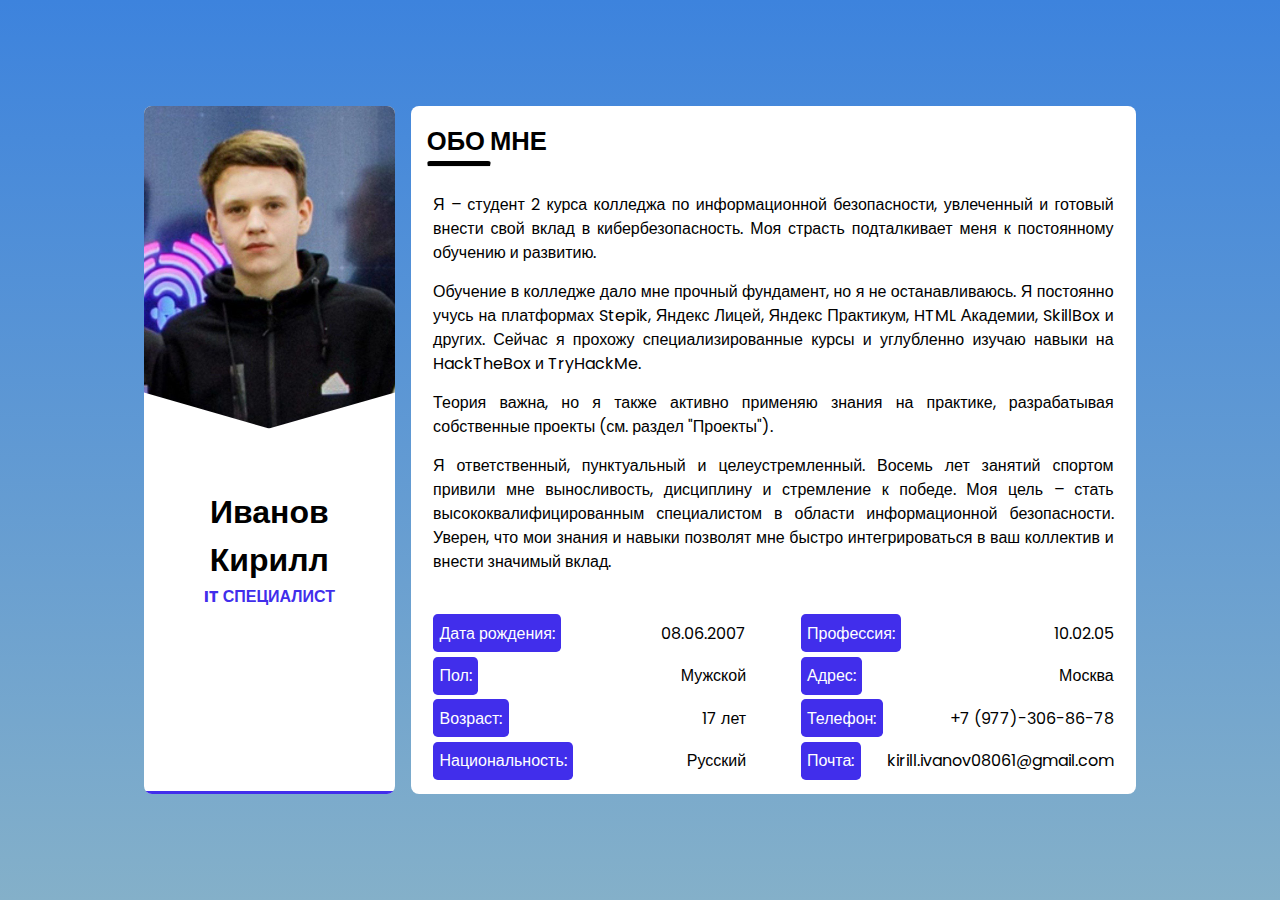
<file: index.html>
<!DOCTYPE html>
<html lang="en">

<head>
    <meta charset="UTF-8">
    <meta http-equiv="X-UA-Compatible" content="IE=edge">
    <meta name="viewport" content="width=device-width, initial-scale=1.0">
    <link rel="stylesheet" href="css/style.css">
    <link rel="shortcut icon" href="img/profile.jpg" type="image/x-icon">
    <link rel="stylesheet" href="https://cdnjs.cloudflare.com/ajax/libs/font-awesome/6.0.0-beta3/css/all.min.css"
        integrity="sha512-Fo3rlrZj/k7ujTnHg4CGR2D7kSs0v4LLanw2qksYuRlEzO+tcaEPQogQ0KaoGN26/zrn20ImR1DfuLWnOo7aBA=="
        crossorigin="anonymous" referrerpolicy="no-referrer" />
    <title>Иванов Кирилл</title>
</head>

<body>
    <ul class="website_container">

        <div id="global_menu_button_container">
            <p class="site_title">Иванов Кирилл</p>
            <i class="fa fa-bars" id="global_menu_button"></i>
        </div>

        <ul id="global_menu_items">
            <div>
                <i class="fa fa-close" id="global_menu_close_button"></i>
                <li><a href="/"><i class="fa fa-home"></i> Обо мне</a></li>
                <li><a href="resume.html"><i class="fas fa-file-alt"></i> Резюме</a></li>
                <li><a href="blogs.html"><i class="fas fa-pen-nib"></i> Сертификаты</a></li>
                <li><a href="services.html"><i class="fas fa-cog"></i> Проекты</a></li>
            </div>
        </ul>

        <div class="sidebar_container">
            <div class="image">
                <img src="img/profile.jpg" alt="John Roe">
                <div class="right_image_box"></div>
                <div class="left_image_box"></div>
            </div>

            <div class="sidebar_content">
                <h1>Иванов Кирилл</h1>
                <p>IT Специалист</p>
                <div class="social_media">
                    <a href="https://t.me/Civamj"><i class="fab fa-telegram"></i></a>
                    <a href="https://github.com/Kirdjan0806"><i class="fab fa-github"></i></a>
                    <a href="https://vk.com/id664365208"><i class="fab fa-vk"></i></a>
                </div>
            </div>

            <div class="sidebar_buttom_menu" id="sidebar_buttom_menu">
                <i class="fa fa-bars" id="sidebar_menu_icon"></i>
            </div>

            <ul class="sidebar_navigation" id="sidebar_navigation">
                <li><a href="" class="active">Обо мне</a></li>
                <li><a href="resume.html">Резюме</a></li>
                <li><a href="blogs.html">Сертификаты</a></li>
                <li><a href="services.html">Проекты</a></li>
            </ul>

        </div>
        <div class="content_container">
            <div class="about_page">
                <h2 class="title">Обо мне <span></span></h2>
                <hr class="line">
                <div class="about_content">
                    <p>Я – студент 2 курса колледжа по информационной безопасности, увлеченный и готовый внести свой вклад в
                        кибербезопасность. Моя страсть подталкивает меня к постоянному обучению и развитию.</p>

                    <p>Обучение в колледже дало мне прочный фундамент, но я не останавливаюсь.  Я постоянно учусь на
                        платформах Stepik, Яндекс Лицей, Яндекс Практикум, HTML Академии, SkillBox и других.  Сейчас я
                        прохожу специализированные курсы и углубленно изучаю навыки на HackTheBox и TryHackMe.</p>

                    <p>Теория важна, но я также активно применяю знания на практике, разрабатывая собственные проекты (см.
                        раздел "Проекты").</p>

                    <p>Я ответственный, пунктуальный и целеустремленный. Восемь лет занятий спортом привили мне выносливость,
                        дисциплину и стремление к победе. Моя цель – стать высококвалифицированным специалистом в области
                        информационной безопасности. Уверен, что мои знания и навыки позволят мне быстро интегрироваться в
                        ваш коллектив и внести значимый вклад.</p>
                </div>
                <div class="about_profile">
                    <ul class="left_profile">
                        <li><span class="profile_title">Дата рождения:</span><span>08.06.2007</span></li>
                        <li><span class="profile_title">Пол:</span><span>Мужской</span></li>
                        <li><span class="profile_title">Возраст:</span><span>17 лет</span></li>
                        <li><span class="profile_title">Национальность:</span><span>Русский</span></li>
                    </ul>

                    <ul class="right_profile">
                        <li><span class="profile_title">Профессия:</span><span>10.02.05</span></li>
                        <li><span class="profile_title">Адрес:</span><span>Москва</span></li>
                        <li><span class="profile_title">Телефон:</span><span>+7 (977)-306-86-78</span></li>
                        <li><span class="profile_title">Почта:</span><span>kirill.ivanov08061@gmail.com</span></li>
                    </ul>
                </div>

            </div>
        </div>

        <script src="js/script.js"></script>
    </ul>
</body>

</html>
</file>
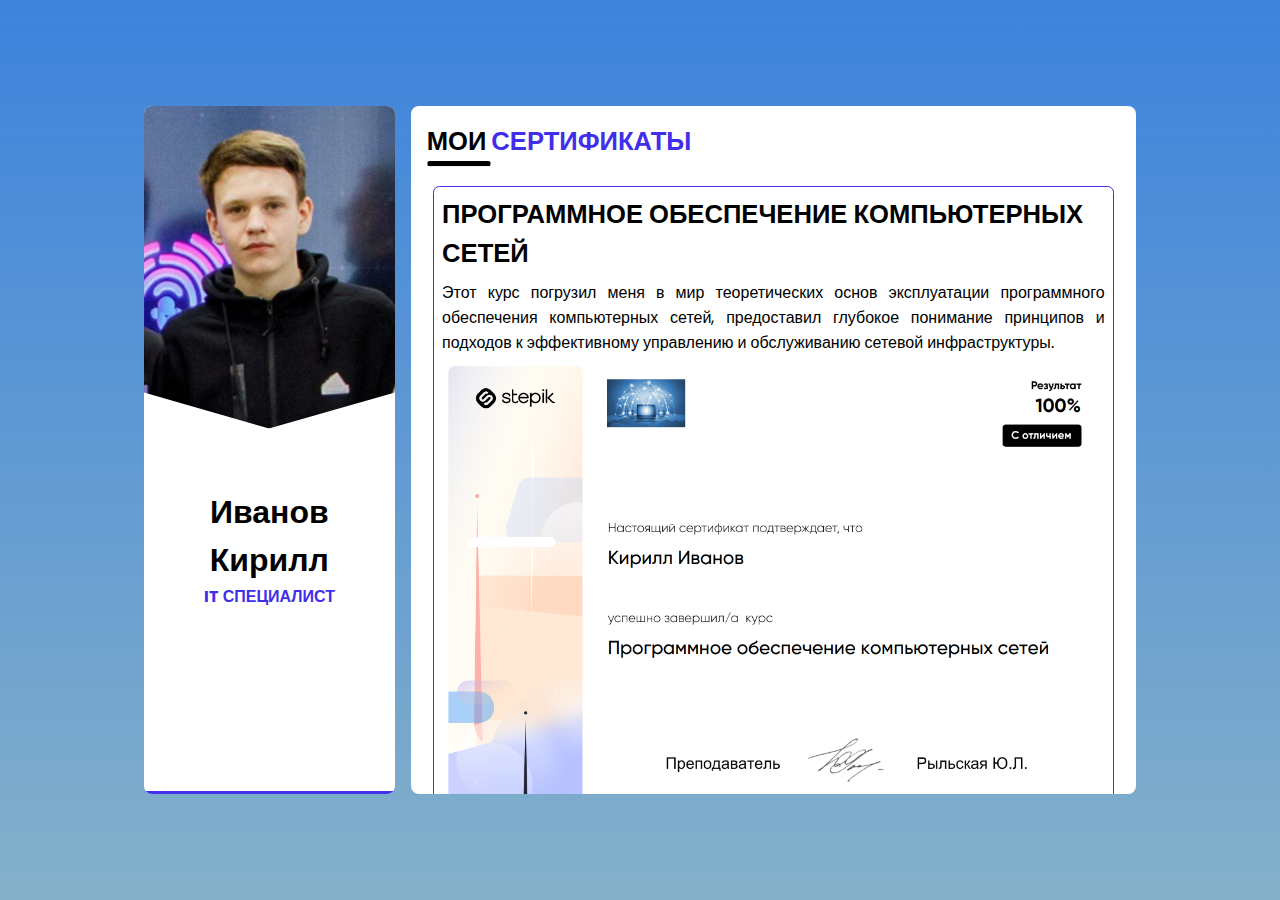
<file: blogs.html>
<!DOCTYPE html>
<html lang="en">

<head>
    <meta charset="UTF-8">
    <meta http-equiv="X-UA-Compatible" content="IE=edge">
    <meta name="viewport" content="width=device-width, initial-scale=1.0">

    <link rel="stylesheet" href="css/style.css">

    <link rel="shortcut icon" href="img/profile.jpg" type="image/x-icon">

    <link rel="stylesheet" href="https://cdnjs.cloudflare.com/ajax/libs/font-awesome/6.0.0-beta3/css/all.min.css"
        integrity="sha512-Fo3rlrZj/k7ujTnHg4CGR2D7kSs0v4LLanw2qksYuRlEzO+tcaEPQogQ0KaoGN26/zrn20ImR1DfuLWnOo7aBA=="
        crossorigin="anonymous" referrerpolicy="no-referrer" />

    <title>Иванов Кирилл</title>
</head>

<body>
    <div class="website_container">

        <div id="global_menu_button_container">
            <p class="site_title">Иванов Кирилл</p>
            <i class="fa fa-bars" id="global_menu_button"></i>
        </div>

        <ul id="global_menu_items">
            <div>
                <i class="fa fa-close" id="global_menu_close_button"></i>
                <li><a href="/"><i class="fa fa-home"></i> Обо мне </a></li>
                <li><a href="resume.html"><i class="fas fa-file-alt"></i> Резюме </a></li>
                <li><a href="blogs.html"><i class="fas fa-pen-nib"></i> Сертификаты </a></li>
                <li><a href="services.html"><i class="fas fa-cog"></i> Проекты </a></li>
            </div>
        </ul>


        <div class="sidebar_container">
            <div class="image">
                <img src="img/profile.jpg" alt="John Roe">
                <div class="right_image_box"></div>
                <div class="left_image_box"></div>
            </div>

            <div class="sidebar_content">
                <h1>Иванов Кирилл</h1>
                <p>IT Специалист</p>
                <div class="social_media">
                    <a href="https://t.me/Civamj"><i class="fab fa-telegram"></i></a>
                    <a href="https://github.com/Kirdjan0806"><i class="fab fa-github"></i></a>
                    <a href="https://vk.com/id664365208"><i class="fab fa-vk"></i></a>
                </div>
            </div>

            <div class="sidebar_buttom_menu" id="sidebar_buttom_menu">
                <i class="fa fa-bars" id="sidebar_menu_icon"></i>
            </div>

            <ul class="sidebar_navigation" id="sidebar_navigation">
                <li><a href="/"> Обо мне </a></li>
                <li><a href="resume.html"> Резюме </a></li>
                <li><a href="blogs.html" class="active"> Сертификаты </a></li>
                <li><a href="services.html"> Проекты </a></li>

            </ul>

        </div>
        <div class="content_container">
            <div class="blogs_page">
                <h2 class="title"> Мои <span> Сертификаты </span></h2>
                <hr class="line">
                <div class="blogs_container">
                    <div class="blog_box">
                        <h2 class="blog_title">Программное обеспечение компьютерных сетей</h2>
                        <p class="blog_text">Этот курс погрузил меня в мир теоретических основ эксплуатации программного 
                            обеспечения компьютерных сетей, предоставил глубокое понимание принципов и подходов к 
                            эффективному управлению и обслуживанию сетевой инфраструктуры.</p>
                        <img src="img/blog1.jpg" alt="Blog 1" class="blog_image">
                        <p class="blog_text">По окончании курса я получил сертификат, подтверждающий мои знания в области 
                            теоретических вопросов эксплуатации программного обеспечения компьютерных сетей. Я имею 
                            глубокое понимание принципов работы сетевого ПО и смогу применять эти знания для решения практических задач.</p>
                    </div>

                    <div class="blog_box">
                        <h2 class="blog_title">«Профессия — Белый Хакер»</h2>
                        <p class="blog_text">Курс “Профессия — Белый Хакер” стал для меня настоящим погружением в мир кибербезопасности. 
                        Он предоставил мне комплексные знания о принципах работы сетевых систем, методах тестирования на проникновение и 
                        защите от кибератак. Обучение охватило широкий спектр тем. Благодаря практическим заданиям и работе с реальными сценариями 
                        я смог закрепить полученные знания и развить навыки практического применения полученных знаний.</p>
                        <img src="img/blog2.jpg" alt="Blog 2" class="blog_image">
                        <p class="blog_text">Получение сертификата “Профессия — Белый Хакер” стало для меня подтверждением моих компетенций и открыло 
                        новые возможности в сфере кибербезопасности. Я готов использовать свои знания и навыки для обеспечения информационной безопасности 
                        организаций и частных лиц.</p>
                    </div>

                    <div class="blog_box">
                        <h2 class="blog_title">Ansible для начинающих + практический опыт</h2>
                        <p class="blog_text">Курс “Ansible для начинающих + практический опыт” стал для меня отличной отправной точкой в мир автоматизации 
                        IT-инфраструктуры. Он помог мне освоить основы Ansible и получить практические навыки работы с этим инструментом. Обучение началось с основ: 
                        я узнал, что такое Ansible, как он работает и для чего его используют. Я освоил синтаксис языка YAML, научился создавать playbook’и для автоматизации 
                        различных задач, таких как установка ПО, настройка сервисов и управление конфигурациями.</p>
                        <img src="img/blog3.jpg" alt="Blog 3" class="blog_image">
                        <p class="blog_text">Благодаря этому курсу я смог получить ценный опыт работы с Ansible и значительно повысить свою эффективность в управлении 
                        IT-инфраструктурой. Я стал увереннее в своих силах и готов использовать Ansible для решения сложных задач автоматизации.</p>
                    </div>
                    
                </div>
            </div>
        </div>
    </div>


    <script src="js/script.js"></script>
</body>

</html>
</file>
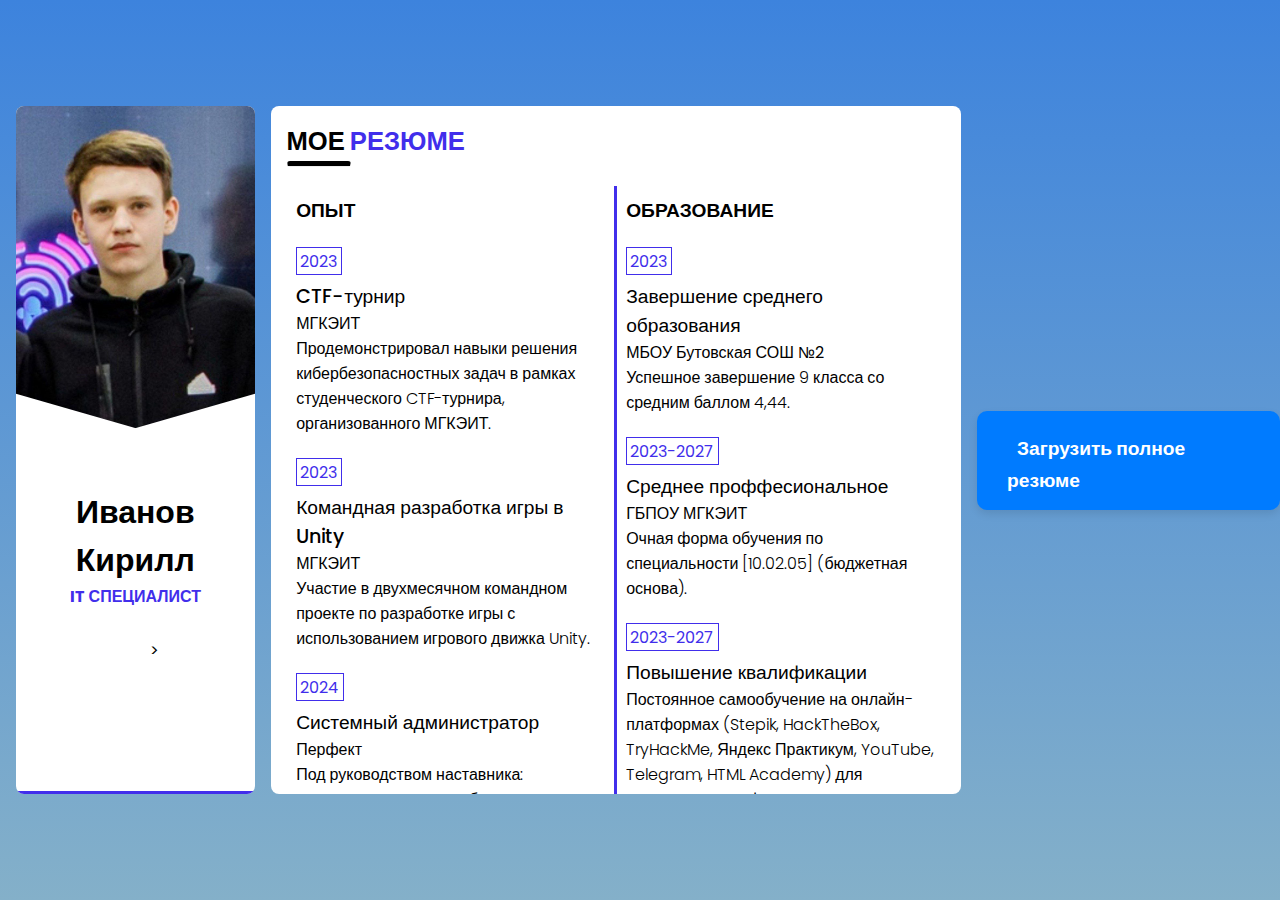
<file: resume.html>
<!DOCTYPE html>
<html lang="en">

<head>
    <meta charset="UTF-8">
    <meta http-equiv="X-UA-Compatible" content="IE=edge">
    <meta name="viewport" content="width=device-width, initial-scale=1.0">

    <link rel="stylesheet" href="css/style.css">

    <link rel="shortcut icon" href="img/profile.jpg" type="image/x-icon">

    <link rel="stylesheet" href="https://cdnjs.cloudflare.com/ajax/libs/font-awesome/6.0.0-beta3/css/all.min.css"
        integrity="sha512-Fo3rlrZj/k7ujTnHg4CGR2D7kSs0v4LLanw2qksYuRlEzO+tcaEPQogQ0KaoGN26/zrn20ImR1DfuLWnOo7aBA=="
        crossorigin="anonymous" referrerpolicy="no-referrer" />

    
    <title>Иванов Кирилл</title>
</head>

<body>
    <div class="website_container">

        <div id="global_menu_button_container">
            <p class="site_title">Иванов Кирилл</p>
            <i class="fa fa-bars" id="global_menu_button"></i>
        </div>


        <ul id="global_menu_items">
            <div>
                <i class="fa fa-close" id="global_menu_close_button"></i>
                <li><a href="/"><i class="fa fa-home"></i> Обо мне </a></li>
                <li><a href="resume.html"><i class="fas fa-file-alt"></i> Резюме </a></li>
                <li><a href="blogs.html"><i class="fas fa-pen-nib"></i> Сертификаты </a></li>
                <li><a href="services.html"><i class="fas fa-cog"></i> Проекты </a></li>
            </div>
        </ul>


        <div class="sidebar_container">

            <div class="image">
                <img src="img/profile.jpg" alt="John Roe">
                <div class="right_image_box"></div>
                <div class="left_image_box"></div>
            </div>

            <div class="sidebar_content">

                <h1>Иванов Кирилл</h1>
                <p>IT Специалист</p>

                <div class="social_media">
                    <a href="https://t.me/Civamj"><i class="fab fa-telegram"></i></a>
                    <a href="https://github.com/Kirdjan0806"><i class="fab fa-github"></i></a>
                    <a href="https://vk.com/id664365208"><i class="fab fa-vk"></i></a>>
                </div>
            </div>

            <div class="sidebar_buttom_menu" id="sidebar_buttom_menu">
                <i class="fa fa-bars" id="sidebar_menu_icon"></i>
            </div>

            <ul class="sidebar_navigation" id="sidebar_navigation">
                <li><a href="/"> Обо мне </a></li>
                <li><a href="resume.html" class="active"> Резюме </a></li>
                <li><a href="blogs.html"> Сертификаты </a></li>
                <li><a href="services.html"> Проекты </a></li>

            </ul>

        </div>

        <div class="content_container">
            <div class="resume_page">
                <h2 class="title">Мое <span>Резюме</span></h2>
                <hr class="line">
                <div class="resume_container">
                    <div class="left_resume">
                        <h2 class="resume_title"><i class="fa fa-suitcase"></i> Опыт</h2>
                        <div class="resume_box">
                            <span class="resume_date">2023</span>
                            <p class="resume_box_title">CTF-турнир</p>
                            <p class="resume_conpany">МГКЭИТ</p>
                            <p class="resume_text">Продемонстрировал навыки решения кибербезопасностных задач в рамках студенческого CTF-турнира, организованного МГКЭИТ.</p>
                          </div>
                          <div class="resume_box">
                            <span class="resume_date">2023</span>
                            <p class="resume_box_title">Командная разработка игры в Unity</p>
                            <p class="resume_conpany">МГКЭИТ</p>
                            <p class="resume_text">Участие в двухмесячном командном проекте по разработке игры с использованием игрового движка Unity.</p>
                          </div>
                          <div class="resume_box">
                            <span class="resume_date">2024</span>
                            <p class="resume_box_title">Системный администратор</p>
                            <p class="resume_conpany">Перфект</p>
                            <p class="resume_text">Под руководством наставника:  прокладка интернет-кабеля и установка розеток RJ45; настройка и обслуживание рабочих станций (установка Windows, офисного ПО и драйверов для печати архитектурных проектов).  Развитие навыков командной работы и понимание внутренней структуры компании.</p>
                          </div>
                    </div>
        
                    <div class="right_resume">
                        <h2 class="resume_title"><i class="fas fa-book-open"></i> Образование</h2>
                        <div class="resume_box">
                            <span class="resume_date">2023</span>
                            <p class="resume_box_title">Завершение среднего образования</p>
                            <p class="resume_conpany">МБОУ Бутовская СОШ №2</p>
                            <p class="resume_text">Успешное завершение 9 класса со средним баллом 4,44.</p>
                          </div>
                          <div class="resume_box">
                            <span class="resume_date">2023-2027</span>
                            <p class="resume_box_title">Среднее проффесиональное</p>
                            <p class="resume_conpany">ГБПОУ МГКЭИТ</p>
                            <p class="resume_text">Очная форма обучения по специальности [10.02.05] (бюджетная основа).</p>
                          </div>
                          <div class="resume_box">
                            <span class="resume_date">2023-2027</span>
                            <p class="resume_box_title">Повышение квалификации</p>
                            <p class="resume_text">Постоянное самообучение на онлайн-платформах (Stepik, HackTheBox, TryHackMe, Яндекс Практикум, YouTube, 
                                Telegram, HTML Academy) для расширения профессиональных навыков.</p>
                          </div>
                    </div>
                </div>

        
                <h2 class="title">Мои <span> Навыки</span></h2>
                <hr class="line">
                <div class="resume_container">
                    <div class="left_resume">
                        <h2 class="resume_title"><i class="fas fa-pencil-ruler"></i> Информационная Безопасность</h2>
                        
                        <div class="skill_box">
                            <h2 class="skill_title">Белый Хакинг</h2>
                            <div class="skill_line_container">
                                <div class="skill_line" style="width: 20%;"></div>
                            </div>
                        </div>

                        <div class="skill_box">
                            <h2 class="skill_title">Основы ИБ</h2>
                            <div class="skill_line_container">
                                <div class="skill_line" style="width: 50%;"></div>
                            </div>
                        </div>
                        
                        <h2 class="resume_title"><i class="fas fa-pencil-ruler"></i> Прочяя IT инфраструктура</h2>

                        <div class="skill_box">
                            <h2 class="skill_title">Информационные технологии</h2>
                            <div class="skill_line_container">
                                <div class="skill_line" style="width: 60%;"></div>
                            </div>
                        </div>

                        <div class="skill_box">
                            <h2 class="skill_title">Работа с БД</h2>
                            <div class="skill_line_container">
                                <div class="skill_line" style="width: 60%;"></div>
                            </div>
                        </div>

                        <div class="skill_box">
                            <h2 class="skill_title">Обучение и развитие</h2>
                            <div class="skill_line_container">
                                <div class="skill_line" style="width: 100%;"></div>
                            </div>
                        </div>

                        <div class="skill_box">
                            <h2 class="skill_title">Обслуживание ПК</h2>
                            <div class="skill_line_container">
                                <div class="skill_line" style="width: 60%;"></div>
                            </div>
                        </div>

                        <div class="skill_box">
                            <h2 class="skill_title">Администрирование</h2>
                            <div class="skill_line_container">
                                <div class="skill_line" style="width: 50%;"></div>
                            </div>
                        </div>

                        <div class="skill_box">
                            <h2 class="skill_title">Сети</h2>
                            <div class="skill_line_container">
                                <div class="skill_line" style="width: 40%;"></div>
                            </div>
                        </div>
                        
                        <div class="skill_box">
                            <h2 class="skill_title">Кибербезопасность</h2>
                            <div class="skill_line_container">
                                <div class="skill_line" style="width: 30%;"></div>
                            </div>
                        </div>

                    </div>
                    <div class="right_resume">
                        <h2 class="resume_title"><i class="fas fa-code"></i> Программирование</h2>
                        <div class="skill_box">
                            <h2 class="skill_title">C#</h2>
                            <div class="skill_line_container">
                                <div class="skill_line" style="width: 30%;"></div>
                            </div>
                        </div>

                        <div class="skill_box">
                            <h2 class="skill_title">Python</h2>
                            <div class="skill_line_container">
                                <div class="skill_line" style="width: 30%;"></div>
                            </div>
                        </div>

                        <div class="skill_box">
                            <h2 class="skill_title">JavaScript</h2>
                            <div class="skill_line_container">
                                <div class="skill_line" style="width: 20%;"></div>
                            </div>
                        </div>

                        <div class="skill_box">
                            <h2 class="skill_title">HTML/CSS</h2>
                            <div class="skill_line_container">
                                <div class="skill_line" style="width: 70%;"></div>
                            </div>

                            <div class="skill_box">
                                <h2 class="skill_title">SQL</h2>
                                <div class="skill_line_container">
                                    <div class="skill_line" style="width: 30%;"></div>
                                </div>
                            </div>

                        </div>
                        <h2 class="resume_title"><i class="fas fa-pencil-ruler"></i> ПО</h2>
                        <div class="skill_box">
                            <h2 class="skill_title"> Unity</h2>
                            <div class="skill_line_container">
                                <div class="skill_line" style="width: 40%;"></div>
                            </div>
                        </div>

                        <div class="skill_box">
                            <h2 class="skill_title">VsCode</h2>
                            <div class="skill_line_container">
                                <div class="skill_line" style="width: 80%;"></div>
                            </div>
                        </div>

                        <div class="skill_box">
                            <h2 class="skill_title">Visual Studio</h2>
                            <div class="skill_line_container">
                                <div class="skill_line" style="width: 30%;"></div>
                            </div>
                        </div>

                        <div class="skill_box">
                            <h2 class="skill_title">VirtualBox</h2>
                            <div class="skill_line_container">
                                <div class="skill_line" style="width: 90%;"></div>
                            </div>
                        </div>

                    </div>
                </div>
            </div>
        </div>
    </div>

    
    <a href="https://hh.ru/resume_converter/Иванов%20Кирилл.pdf?hash=b6b27de3ff0ddb94770039ed1f33704633384b&type=pdf&hhtmFrom=resume_list" class="download_button">
        <i class="fa fa-download"></i> Загрузить полное резюме 
    </a>
</div>
</div>
</div>
</div>

    <script src="js/script.js"></script>
</body>

</html>
</file>
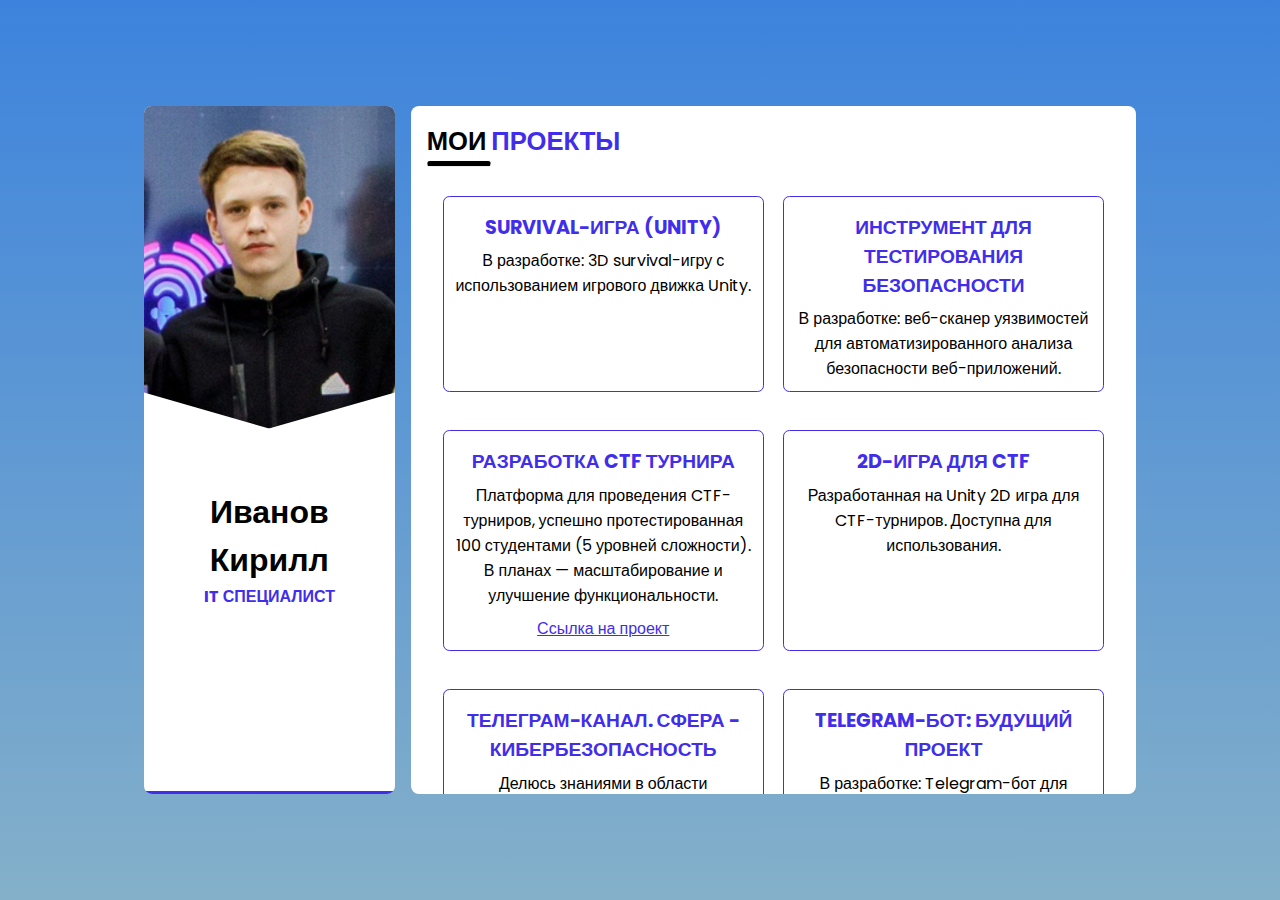
<file: services.html>
<!DOCTYPE html>
<html lang="en">

<head>
    <meta charset="UTF-8">
    <meta http-equiv="X-UA-Compatible" content="IE=edge">
    <meta name="viewport" content="width=device-width, initial-scale=1.0">

    <link rel="stylesheet" href="css/style.css">

    <link rel="shortcut icon" href="img/profile.jpg" type="image/x-icon">

    <link rel="stylesheet" href="https://cdnjs.cloudflare.com/ajax/libs/font-awesome/6.0.0-beta3/css/all.min.css"
        integrity="sha512-Fo3rlrZj/k7ujTnHg4CGR2D7kSs0v4LLanw2qksYuRlEzO+tcaEPQogQ0KaoGN26/zrn20ImR1DfuLWnOo7aBA=="
        crossorigin="anonymous" referrerpolicy="no-referrer" />

    <title>Иванов Кирилл</title>
</head>

<body>
    <div class="website_container">

        <div id="global_menu_button_container">
            <p class="site_title">Иванов Кирилл</p>
            <i class="fa fa-bars" id="global_menu_button"></i>
        </div>

        <ul id="global_menu_items">
            <div>
                <i class="fa fa-close" id="global_menu_close_button"></i>
                <li><a href="/"><i class="fa fa-home"></i> Обо мне </a></li>
                <li><a href="resume.html"><i class="fas fa-file-alt"></i> Резюме </a></li>
                <li><a href="blogs.html"><i class="fas fa-pen-nib"></i> Сертификаты </a></li>
                <li><a href="services.html"><i class="fas fa-cog"></i> Проекты </a></li>
            </div>
        </ul>

        <div class="sidebar_container">
            <div class="image">
                <img src="img/profile.jpg" alt="John Roe">
                <div class="right_image_box"></div>
                <div class="left_image_box"></div>
            </div>
            <div class="sidebar_content">
                <h1>Иванов Кирилл</h1>
                <p> IT Специалист </p>
                <div class="social_media">
                    <a href="https://t.me/Civamj"><i class="fab fa-telegram"></i></a>
                    <a href="https://github.com/Kirdjan0806"><i class="fab fa-github"></i></a>
                    <a href="https://vk.com/id664365208"><i class="fab fa-vk"></i></a>
                </div>
            </div>

            <div class="sidebar_buttom_menu" id="sidebar_buttom_menu">
                <i class="fa fa-bars" id="sidebar_menu_icon"></i>
            </div>

            <ul class="sidebar_navigation" id="sidebar_navigation">
                <li><a href="/"> Обо мне </a></li>
                <li><a href="resume.html"> Резюме </a></li>
                <li><a href="blogs.html"> Сертификаты </a></li>
                <li><a href="services.html" class="active"> Проекты </a></li>

            </ul>

        </div>
        <div class="content_container">
            <div class="services_page">
                <h2 class="title"> Мои <span> Проекты </span></h2>
                <hr class="line">
                <div class="services_container">
                    <div class="services_box">
                        <i class="fas fa-tablet-alt"></i>
                        <h3 class="services_title">Survival-игра (Unity)</h3>
                        <p class="services_text">В разработке: 3D survival-игру с использованием игрового движка Unity.</p>
                    </div>
                    <div class="services_box">
                        <i class="fas fa-globe"></i>
                        <h3 class="services_title">Инструмент для тестирования безопасности</h3>
                        <p class="services_text">В разработке: веб-сканер уязвимостей для автоматизированного анализа безопасности веб-приложений. </p>
                    </div>
                </div>

                <div class="services_container">
                    <div class="services_box">
                        <i class="fas fa-pencil-ruler"></i>
                        <h3 class="services_title">Разработка CTF турнира</h3>
                        <p class="services_text">Платформа для проведения CTF-турниров, успешно протестированная 100 студентами (5 уровней сложности).  
                            В планах — масштабирование и улучшение функциональности. <a href="https://kirdjan0806.github.io/MGKIT_CTF/" target="_blank">Ссылка на проект</a>
                        </p>
                    </div>
                    <div class="services_box">
                        <i class="fas fa-drafting-compass"></i>
                        <h3 class="services_title">2D-игра для CTF</h3>
                        <p class="services_text">Разработанная на Unity 2D игра для CTF-турниров.  Доступна для использования.</p>
                    </div>
                </div>

                <div class="services_container">
                    <div class="services_box">
                        <i class="fab fa-figma"></i>
                        <h3 class="services_title">Телеграм-канал. Сфера - кибербезопасность</h3>
                        <p class="services_text">
                            Делюсь знаниями в области кибербезопасности и помогаю новичкам. А так же развиваю проекты и много другое!
                            <a href="https://t.me/InfoFluxIFX" target="_blank">Подписаться</a>
                        </p>
                    </div>
                    <div class="services_box">
                        <i class="fas fa-search-location"></i>
                        <h3 class="services_title">Telegram-бот: Будущий проект</h3>
                        <p class="services_text">В разработке: Telegram-бот для расширения функциональности моего канала и CTF-платформы.</p>
                    </div>
                </div>

            </div>
        </div>
    </div>


    <script src="js/script.js"></script>
</body>

</html>
</file>
<file: css/style.css>
@import url("https://fonts.googleapis.com/css2?family=Poppins:ital,wght@0,100;0,200;0,300;0,400;0,500;0,600;0,700;0,800;0,900;1,100;1,200;1,300;1,400;1,500;1,600;1,700;1,800;1,900&display=swap");

* {
    padding: 0;
    margin: 0;
    box-sizing: border-box;
    scroll-behavior: smooth;
    font-family: "Poppins", sans-serif;
}

:root {
    --brand-color: #412eeb;
    --linear-back: Linear-gradient(180deg,
            rgb(61, 131, 221) 0%,
            rgb(132, 176, 201) 100%);
}

a {
    text-decoration: none;
    color: black;
}

li {
    list-style: none;
}

body {
    height: 100vh;
    width: 100vw;
    background: var(--linear-back);
    display: flex;
    align-items: center;
    justify-content: center;
}

.website_container {
    width: 80%;
    height: 80%;
    display: flex;
    padding: 1rem;
    position: relative;
}

.website_container .sidebar_container {
    width: 35%;
    height: 100%;
    background-color: white;
    margin-right: 1rem;
    border-radius: 0.5rem;
    overflow: hidden;
    position: relative;
}

.sidebar_container .image {
    height: 50%;
    width: 100%;
    position: relative;
}

.sidebar_container .image img {
    width: 100%;
    height: 100%;
    object-fit: cover;
    object-position: top;
}

.sidebar_container .image .right_image_box {
    width: 70%;
    height: 100px;
    background-color: white;
    position: absolute;
    bottom: -3.5rem;
    left: -3rem;
    transform: rotate(16deg);
}

.sidebar_container .image .left_image_box {
    width: 70%;
    height: 100px;
    background-color: white;
    position: absolute;
    bottom: -3.5rem;
    right: -3rem;
    transform: rotate(-16deg);
}

.sidebar_container .sidebar_content {
    position: absolute;
    width: 100%;
    margin-top: 2rem;
    text-align: center;
    padding: 0.4rem;
}

.sidebar_container .sidebar_content h1 {
    color: black;
    font-size: 2rem;
    font-weight: 600;
}

.sidebar_container .sidebar_content p {
    color: var(--brand-color);
    font-size: 1rem;
    text-transform: uppercase;
    font-weight: 700;
}

.sidebar_container .sidebar_content .social_media {
    margin-top: 1rem;
}

.sidebar_container .sidebar_content .social_media a {
    font-size: 1.8rem;
    margin: 0.4rem;
    color: black;
}

.sidebar_container .sidebar_content .social_media a:hover {
    color: var(--brand-color);
    transition: 0.3s;
}

.sidebar_container .sidebar_buttom_menu {
    position: absolute;
    border-top: 0.2rem solid var(--brand-color);
    width: 100%;
    font-size: 1.6rem;
    left: 0;
    bottom: 0;
    text-align: center;
    cursor: pointer;
    z-index: 3;
}

.sidebar_container .sidebar_buttom_menu:hover {
    color: var(--brand-color);
    transition: 0.3s;
}

.sidebar_container .sidebar_navigation {
    position: absolute;
    top: 0;
    left: -100%;
    width: 100%;
    height: 100%;
    background-color: white;
    display: flex;
    flex-direction: column;
    align-items: center;
    justify-content: center;
    font-size: 2rem;
    z-index: 2;
    transition: left 0.3s;
}

.sidebar_container .sidebar_navigation li {
    margin: 0.3rem 0;
}

.sidebar_container .sidebar_navigation li a:hover,
.sidebar_container .sidebar_navigation .active {
    color: var(--brand-color);
    transition: 0.3s;
    font-weight: bold;
}

.website_container .content_container {
    width: 100%;
    height: 100%;
    background-color: white;
    border-radius: 0.5rem;
    padding: 1rem;
    overflow-y: scroll;
}

.content_container::-webkit-scrollbar {
    width: 0.2rem;
}

.content_container::-webkit-scrollbar-thumb {
    width: 0.2rem;
    background-color: gray;
    border-radius: 0.2rem;
}


.title {
    font-size: 1.6rem;
    text-transform: uppercase;
}

.title span {
    color: var(--brand-color);
}

.line {
    width: 4rem;
    border-top: 0.35rem solid black;
    border-radius: 0.5rem;
}

.about_page .about_content {
    margin-top: 1.2rem;
    padding: 0.4rem;
    margin-bottom: 0.5rem;
}

.about_page .about_content p {
    font-size: 1rem;
    text-align: justify;
}

.about_profile {
    display: flex;
    justify-content: space-between;
    padding: 0.4rem;
}

.about_profile .left_profile {
    width: 46%;
}

.about_profile .left_profile li {
    display: flex;
    justify-content: space-between;
    align-items: center;
    margin: 0.3rem 0;
    font-size: 1rem;
}

.about_profile .right_profile {
    width: 46%;
}

.about_profile .right_profile li {
    display: flex;
    justify-content: space-between;
    margin: 0.3rem 0;
    align-items: center;
    font-size: 1rem;
}

li .profile_title {
    padding: 0.4rem;
    background-color: var(--brand-color);
    color: white;
    border-radius: 0.3rem;
}

.resume_page .resume_container {
    margin: 1.2rem 0;
    display: flex;
}

.left_resume {
    width: 100%;
    padding: 0.6rem;
    border-right: 0.2rem solid var(--brand-color);
}

.right_resume {
    width: 100%;
    padding: 0.6rem;
}

.resume_title {
    font-size: 1.2rem;
    text-transform: uppercase;
    font-weight: 700;
    margin-bottom: 1rem;
}

.resume_title i {
    color: var(--brand-color);
}

.resume_box {
    margin: 1.5rem 0;
}

.resume_box .resume_date {
    font-size: 1rem;
    border: 0.1rem solid var(--brand-color);
    padding: 0.1rem 0.2rem;
    color: var(--brand-color);
}

.resume_box .resume_box_title {
    margin-top: 0.5rem;
    font-size: 1.2rem;
    font-weight: 500;
}

.resume_box .resume_company {
    font-size: 1rem;
}

.resume_box .resume_text {
    font-size: 1rem;
    font-weight: 300;
}


.skill_box .skill_title {
    font-size: 1.2rem;
    font-weight: 500;
}

.skill_box {
    margin: 1rem 0;
}

.skill_box .skill_line_container {
    height: 0.8rem;
    width: 100%;
    background-color: lightgray;
    border-radius: 0.4rem;
    overflow: hidden;
}

.skill_box .skill_line {
    background-color: var(--brand-color);
    height: 0.8rem;
}

.blogs_page .blogs_container {
    margin: 0.4rem;
}

.blog_box {
    margin-top: 1.2rem;
    border: 0.1rem solid var(--brand-color);
    padding: 0.5rem;
    border-radius: 0.4rem;
}

.blog_box .blog_title {
    font-size: 1.6rem;
    text-transform: uppercase;
    font-weight: 600;
}

.blog_box .blog_text {
    margin: 0.4rem 0;
    font-size: 1rem;
    font-weight: 400;
    text-align: justify;
}

.blog_box .blog_image {
    width: 100%;
    height: auto;
}


.services_page .services_container {
    margin: 1.2rem 0.4rem 0.4rem 0.4rem;
    display: flex;
}

.services_page .services_container .services_box {
    width: 50%;
    margin: 0.6rem;
    border: 0.1rem solid var(--brand-color);
    border-radius: 0.4rem;
    padding: 0.6rem;
    text-align: center;
    cursor: pointer;
}

.services_page .services_container .services_box:hover {
    background-color: var(--brand-color);
    transition: 0.3s;
}

.services_page .services_container .services_box:hover i,
.services_page .services_container .services_box:hover .services_title {
    color: white;
    transition: 0.3s;
}

.services_box i {
    color: var(--brand-color);
    font-size: 1.5rem;
    margin: 0.3rem 0;
}

.services_box .services_title {
    font-size: 1.2rem;
    text-transform: uppercase;
    color: var(--brand-color);
    margin: 0.4rem 0;
}

.services_box .services_text {
    font-size: 1rem;
    font-weight: 400;
}

.contact_page .contact_container {
    margin: 1.2rem 0.4rem;
}

.contact_container form .form_name_row {
    display: flex;
    justify-content: space-between;
}

.contact_container form .form_name_row .left_form_row {
    width: 47%;
}

.contact_container form .form_name_row .right_form_row {
    width: 47%;
}

.contact_container form label {
    display: block;
    font-size: 1rem;
    margin-top: 0.8rem;
    margin-left: 0.2rem;
}

.contact_container form input {
    width: 100%;
    font-size: 1rem;
    padding: 0.3rem;
    border: none;
    outline: none;
    background-color: lightgray;
    border-radius: 0.4rem;
}

.contact_container form input:focus {
    border: 0.2rem solid var(--brand-color);
    transition: 0.3s;
}

.contact_container form textarea {
    width: 100%;
    font-size: 1rem;
    padding: 0.3rem;
    border: none;
    outline: none;
    background-color: lightgray;
    border-radius: 0.4rem;
    height: 6rem;
    resize: none;
}

.contact_container form #send_button {
    background-color: var(--brand-color);
    margin-top: 0.6rem;
    color: white;
    font-weight: bold;
    cursor: pointer;
}

.contact_container form #send_button:hover {
    opacity: 0.8;
    transition: 0.3s;
}

#global_menu_button_container {
    position: absolute;
    left: -3rem;
    display: none;
    margin-top: 0.1rem;
}

#global_menu_button_container #global_menu_button {
    background-color: white;
    font-size: 2rem;
    padding: 0.8rem;
    border-radius: 0.4rem;
    cursor: pointer;
}

#global_menu_button_container #global_menu_button:hover {
    color: var(--brand-color);
    transition: 0.3s;
}

#global_menu_button_container p {
    color: var(--brand-color);
    font-size: 1.4rem;
    font-weight: bold;
    display: none;
}

#global_menu_items {
    position: fixed;
    left: -120%;
    top: 0;
    background-color: white;
    width: 40%;
    height: 100vh;
    z-index: 10;
    display: flex;
    justify-content: center;
    transition: left 0.3s;
}

#global_menu_items div {
    width: 80%;
    margin-top: 4rem;
}

#global_menu_items li {
    margin: 1rem 0;
}

#global_menu_items a {
    display: block;
    width: 100%;
    padding: 0.4rem 0.2rem;
    border-bottom: 0.1rem solid var(--brand-color);
    font-size: 1.4rem;
}

#global_menu_items a:hover {
    color: var(--brand-color);
    transition: 0.3s;
}

#global_menu_items #global_menu_close_button {
    position: absolute;
    right: -3.3rem;
    top: 0;
    font-size: 2.6rem;
    background-color: white;
    padding: 0.6rem 0.8rem;
    cursor: pointer;
}

#global_menu_items #global_menu_close_button:hover {
    color: var(--brand-color);
    transition: 0.3s;
}


@media screen and (max-width: 1200px) {
    .website_container {
        width: 92%;
        height: 92%;
    }
}

@media screen and (max-width: 1000px) {
    body {
        height: auto;
    }

    .website_container {
        flex-direction: column;
        width: 70%;
    }

    .website_container .sidebar_container {
        width: 100%;
        height: 80vh;
        margin-bottom: 1rem;
    }

    .about_profile {
        flex-direction: column;
    }

    .about_profile .left_profile {
        width: 100%;
    }

    .about_profile .right_profile {
        width: 100%;
    }

    #global_menu_button_container {
        display: block;
    }
}

@media screen and (max-width: 800px) {
    .website_container {
        margin-top: 10vh;
    }

    .resume_page .resume_container {
        flex-direction: column;
    }

    .left_resume {
        border-right: none;
        border-bottom: 0.2rem solid var(--brand-color);
    }

    .services_page .services_container {
        flex-direction: column;
        margin: 0;
    }

    .services_page .services_container .services_box {
        width: 100%;
        margin: 0.6rem 0;
    }

    .contact_container form .form_name_row {
        flex-direction: column;
    }

    .contact_container form .form_name_row .left_form_row {
        width: 100%;
    }

    .contact_container form .form_name_row .right_form_row {
        width: 100%;
    }

    #global_menu_button_container {
        position: fixed;
        top: -0.1rem;
        left: 0;
        z-index: 5;
        width: 100%;
        background-color: white;
        height: 10vh;
        display: flex;
        justify-content: space-between;
        align-items: center;
        padding: 0 1rem;
    }

    #global_menu_button_container #global_menu_button {
        color: black;
        background-color: transparent;
        padding: 0.2rem;
        font-size: 1.6rem;
    }

    #global_menu_button_container p {
        display: block;
    }

    #global_menu_items {
        width: 100%;
    }

    #global_menu_items #global_menu_close_button {
        left: 0;
        text-align: center;
        background-color: lightgray;
    }
}

@media screen and (max-width: 680px) {
    .website_container {
        height: 100%;
        width: 100%;
    }
}

.download_button {
    display: block;
    background-color: #007bff; /* Blue background */
    color: white;
    padding: 15px 30px; /* More padding for a larger button */
    border: none;
    border-radius: 10px; /* Rounded corners */
    text-decoration: none;
    font-weight: bold;
    font-size: 1.2em; /* Larger font size */
    margin-top: 20px;
    transition: background-color 0.3s;
    box-shadow: 0 4px 8px rgba(0,0,0,0.1); /* Subtle shadow */
}

.download_button:hover {
    background-color: #0056b3; /* Darker blue on hover */
    box-shadow: 0 6px 12px rgba(0,0,0,0.2); /* Stronger shadow on hover */
}

.download_button i {
    margin-right: 10px;
    font-size: 1.4em; /* Larger icon */
}

.about_content p {
    line-height: 1.5; /* Расстояние между строками */
    margin-bottom: 15px;
}







/* ...other styles... */

.services_box a { /* Style the <a> tag inside .services_box */
    color: var(--brand-color); /* Default link color */
    text-decoration: underline; /* Underline the link */
    transition: color 0.3s, text-decoration 0.3s; /* Smooth transitions */
}

.services_box a:hover {
    color: #fff; /* White text on hover */
    text-decoration: none; /* Remove underline on hover */
    background-color: var(--brand-color); /* Add a background color */
    padding: 0.2em 0.5em; /* Add padding for better visual separation */
    border-radius: 0.3em; /* Round the corners of the background*/
}



.services_box .services_text a {
    display: block;
    margin-top: 0.5em;
    color: var(--brand-color);
    text-decoration: underline;
    transition: color 0.3s, text-decoration 0.3s, background-color 0.3s, padding 0.3s;
}

.services_box .services_text a:hover {
    color: #fff;
    text-decoration: none;
    background-color: var(--brand-color);
    padding: 0.2em 0.5em;
    border-radius: 0.3em;
}
</file>
